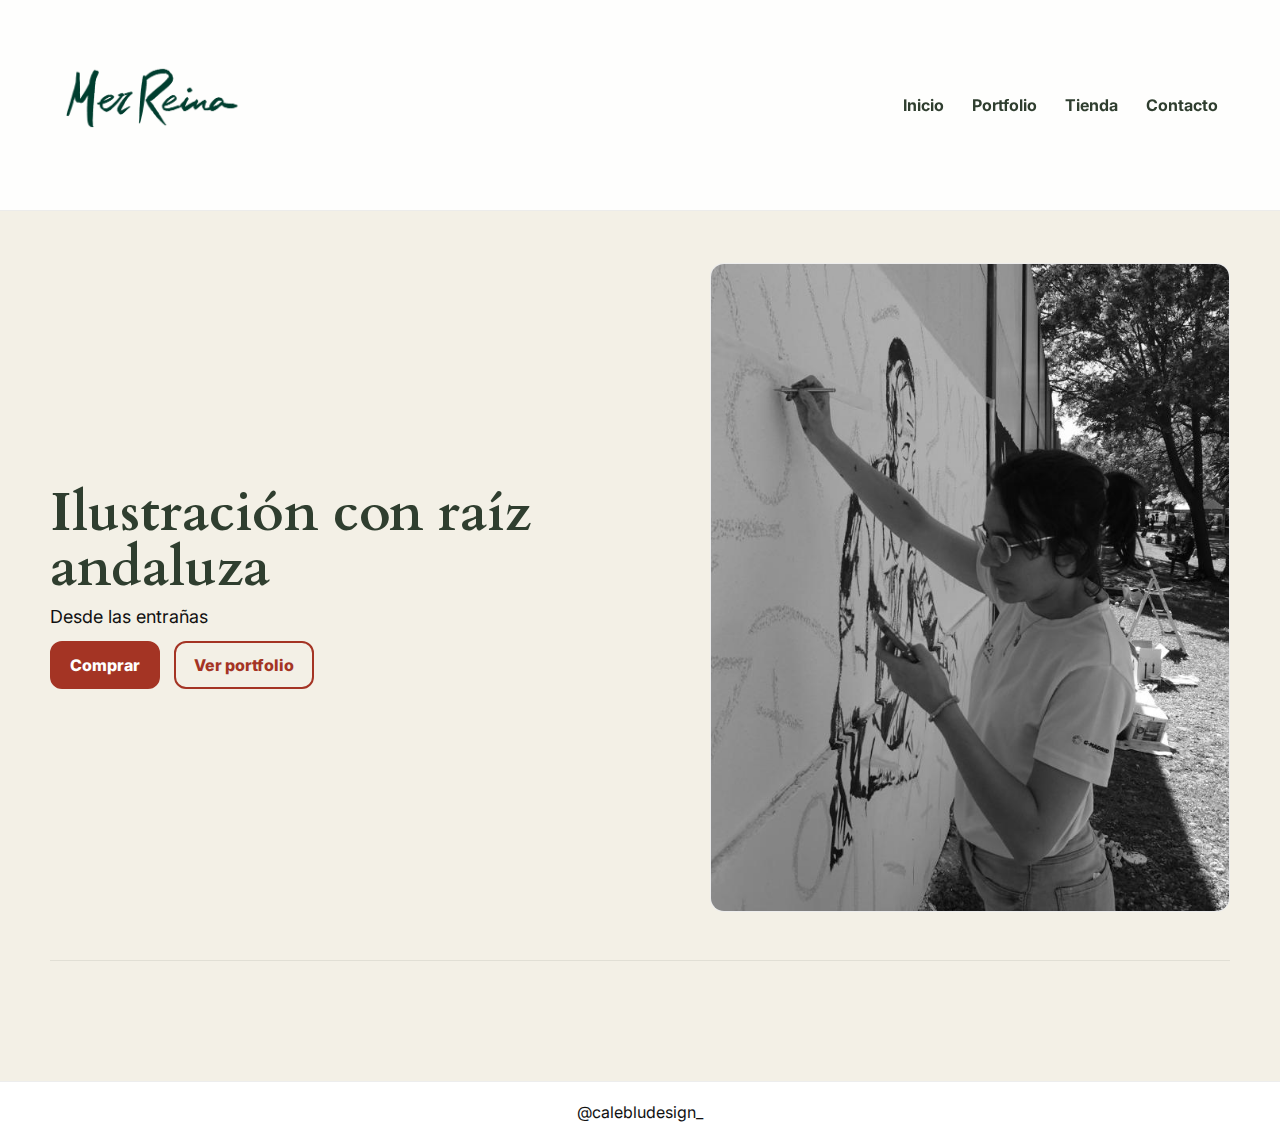
<file: index.html>
<!DOCTYPE html>
<html lang="es">
<head>
  <meta charset="utf-8"><meta name="viewport" content="width=device-width, initial-scale=1" />
  <title>Mer Reina — Ilustración</title>
  <meta name="description" content="Ilustración digital con raíz andaluza.">
  <link rel="icon" href="assets/favicon.png">
  <link rel="stylesheet" href="assets/styles.css">
  <script defer src="assets/site.js"></script>
</head>
<body>
<header>
  <div class="wrap" style="display:flex;align-items:center;justify-content:space-between;">
    <div id="brand-box"><img class="brand-img" src="assets/logo.png" alt="Mer Reina"></div>
    <nav>
      <a href="index.html">Inicio</a>
      <a href="obra.html">Portfolio</a>
      <a href="tienda.html">Tienda</a>
      <a href="contacto.html">Contacto</a>
    </nav>
  </div>
</header>
<main class="wrap">
<section class="hero-sbs" style="padding-top:32px">
  <div>
    <h1 data-h1>Ilustración con raíz andaluza</h1>
    <p class="lead" data-sub>Desde las entrañas</p>
    <div style="margin-top:14px">
      <a class="btn" href="tienda.html">Comprar</a>
      <a class="btn ghost" href="obra.html" style="margin-left:10px">Ver portfolio</a>
    </div>
  </div>
  <div class="card" style="padding:0">
    <img class="hero-img" data-hero src="assets/bio/IMG_20250427_180330_516.jpg" alt="Mer Reina">
  </div>
</section>

<section class="section">
  <div class="bio-text" data-bio></div>
</section>

</main>
<footer>
  <div class="wrap" style="display:flex;flex-wrap:wrap;gap:12px;align-items:center;justify-content:center;">
    <a data-ig-link href="https://instagram.com/calebludesign_" target="_blank" rel="noopener"><span data-ig>@calebludesign_</span></a>
  </div>
</footer>
</body>
</html>
</file>
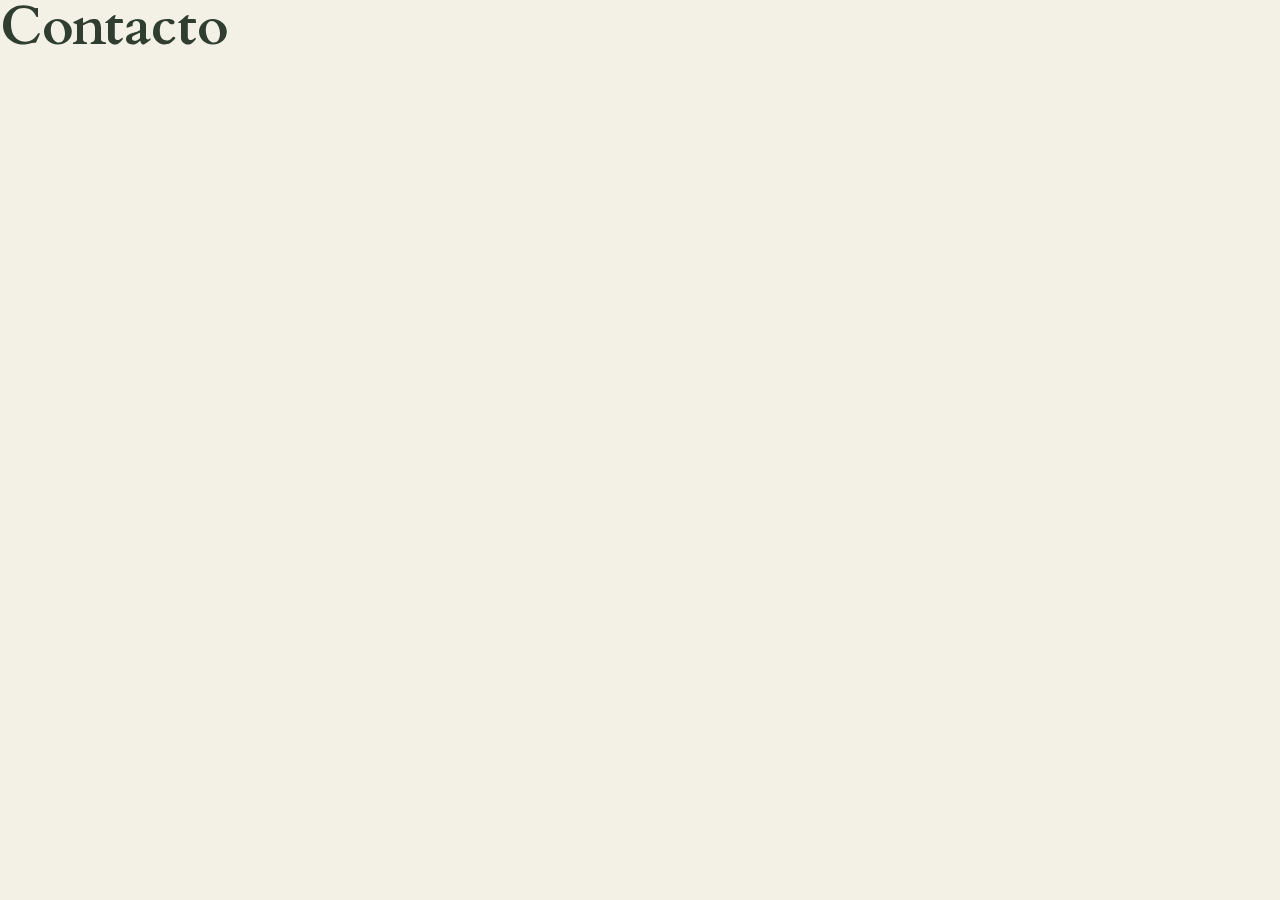
<file: contacto.html>
<!doctype html><html lang='es'><head><meta charset='utf-8'><meta name='viewport' content='width=device-width'><title>Contacto</title><link rel='stylesheet' href='assets/styles.css'></head><body><h1>Contacto</h1></body></html>
</file>
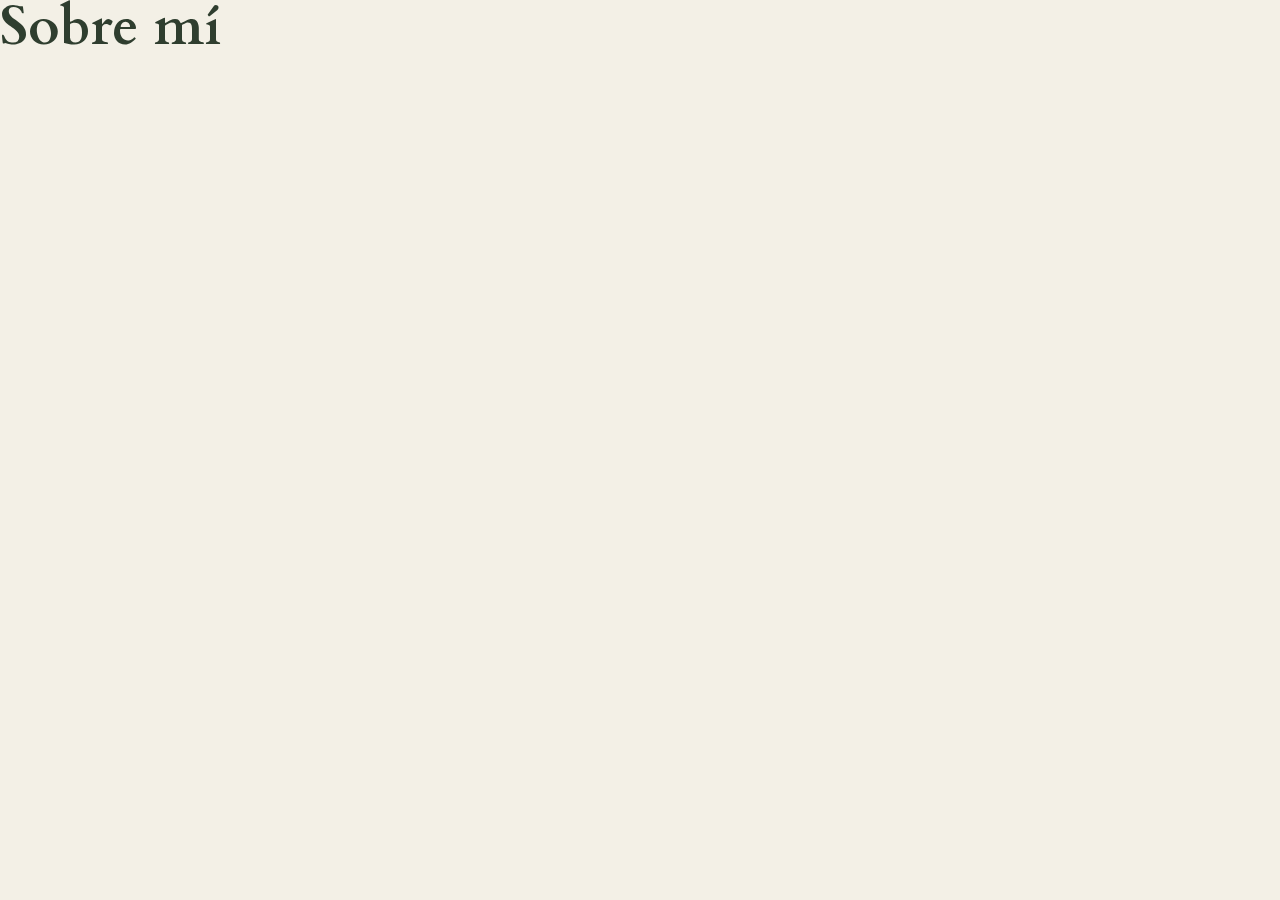
<file: manifiesto.html>
<!doctype html><html lang='es'><head><meta charset='utf-8'><meta name='viewport' content='width=device-width'><title>Sobre mí</title><link rel='stylesheet' href='assets/styles.css'></head><body><h1>Sobre mí</h1></body></html>
</file>
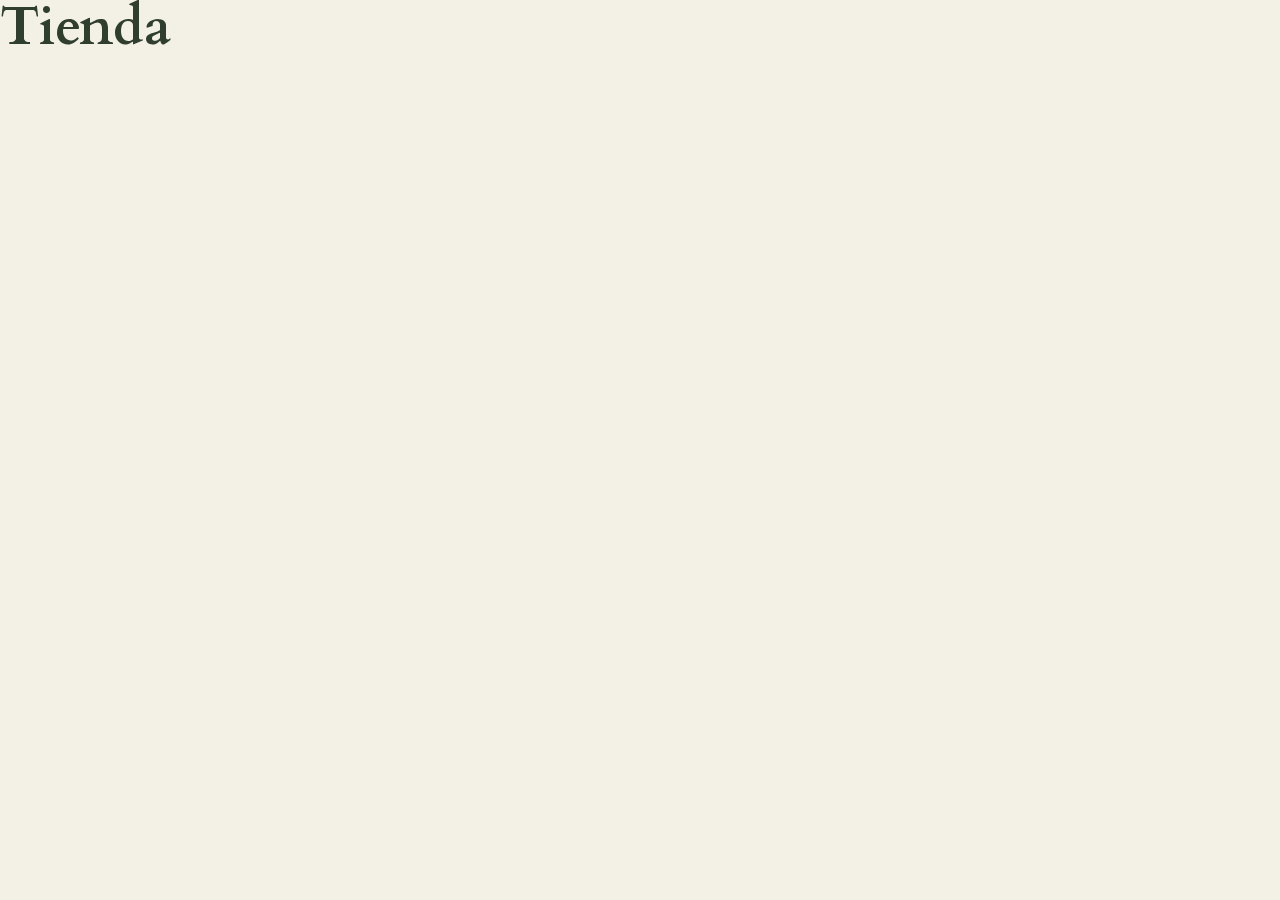
<file: tienda.html>
<!doctype html><html lang='es'><head><meta charset='utf-8'><meta name='viewport' content='width=device-width'><title>Tienda</title><link rel='stylesheet' href='assets/styles.css'></head><body><h1>Tienda</h1></body></html>
</file>
<file: assets/styles.css>
@import url('https://fonts.googleapis.com/css2?family=Cardo:wght@400;700&family=Inter:wght@400;600;800&display=swap');
:root{--olivo:#2F3E2F;--almagre:#A43424;--cal:#F3F0E6;--tinta:#111111;--line:#00000012;--max:1220px}
*{box-sizing:border-box}html,body{margin:0;padding:0;background:var(--cal);color:var(--tinta);font-family:Inter,system-ui,-apple-system,Segoe UI,Roboto,sans-serif}
a{text-decoration:none;color:inherit}.wrap{max-width:var(--max);margin:0 auto;padding:20px}
header{position:sticky;top:0;z-index:50;background:rgba(255,255,255,.92);backdrop-filter:blur(8px);border-bottom:1px solid var(--line)}
.brand-img{max-width:240px;height:auto;object-fit:contain;display:block}@media(max-width:1024px){.brand-img{max-width:160px}}@media(max-width:640px){.brand-img{max-width:120px}}
.nav-toggle{display:none;border:0;background:transparent;font-size:28px;line-height:1;cursor:pointer}
nav a{margin:0 12px;font-weight:700;color:var(--olivo)}nav a:hover{opacity:.92;color:var(--almagre)}
h1,h2,h3{margin:0 0 10px}h1{font-family:Cardo,serif;color:var(--olivo);font-size:54px;line-height:1.02}
h2{font-family:Cardo,serif;color:var(--olivo);font-size:32px}
.lead{font-size:18px;margin:6px 0 0 0}.section{padding:30px 0;border-top:1px solid var(--line)}
.card{background:#fff;border:1px solid var(--line);border-radius:14px;overflow:hidden}
.btn{display:inline-block;padding:12px 18px;border-radius:12px;border:2px solid var(--almagre);background:var(--almagre);color:#fff;font-weight:800;transition:.2s}
.btn.ghost{background:transparent;color:var(--almagre)}.btn:hover{filter:brightness(1.05)}
.small{font-size:12px;opacity:.75}
.grid{display:grid;gap:16px}.grid.cols-2{grid-template-columns:1.1fr .9fr}.grid.cols-3{grid-template-columns:repeat(3,1fr)}.grid.cols-4{grid-template-columns:repeat(4,1fr)}
.hero-sbs{display:grid;grid-template-columns:1.1fr .9fr;gap:24px;align-items:center;padding:48px 0}
.hero-img{width:100%;height:auto;display:block;object-fit:cover;aspect-ratio:4/5}
.bio-text{max-width:80ch;line-height:1.6}
footer{border-top:1px solid var(--line);background:#fff;margin-top:40px}
@media(max-width:980px){
  .nav-toggle{display:block}
  .nav{position:absolute;right:20px;top:64px;background:#fff;border:1px solid var(--line);
       border-radius:12px;box-shadow:0 10px 30px #0001;padding:10px;display:none;flex-direction:column}
  .nav a{margin:6px 10px}
  .nav.open{display:flex}
}
</file>
